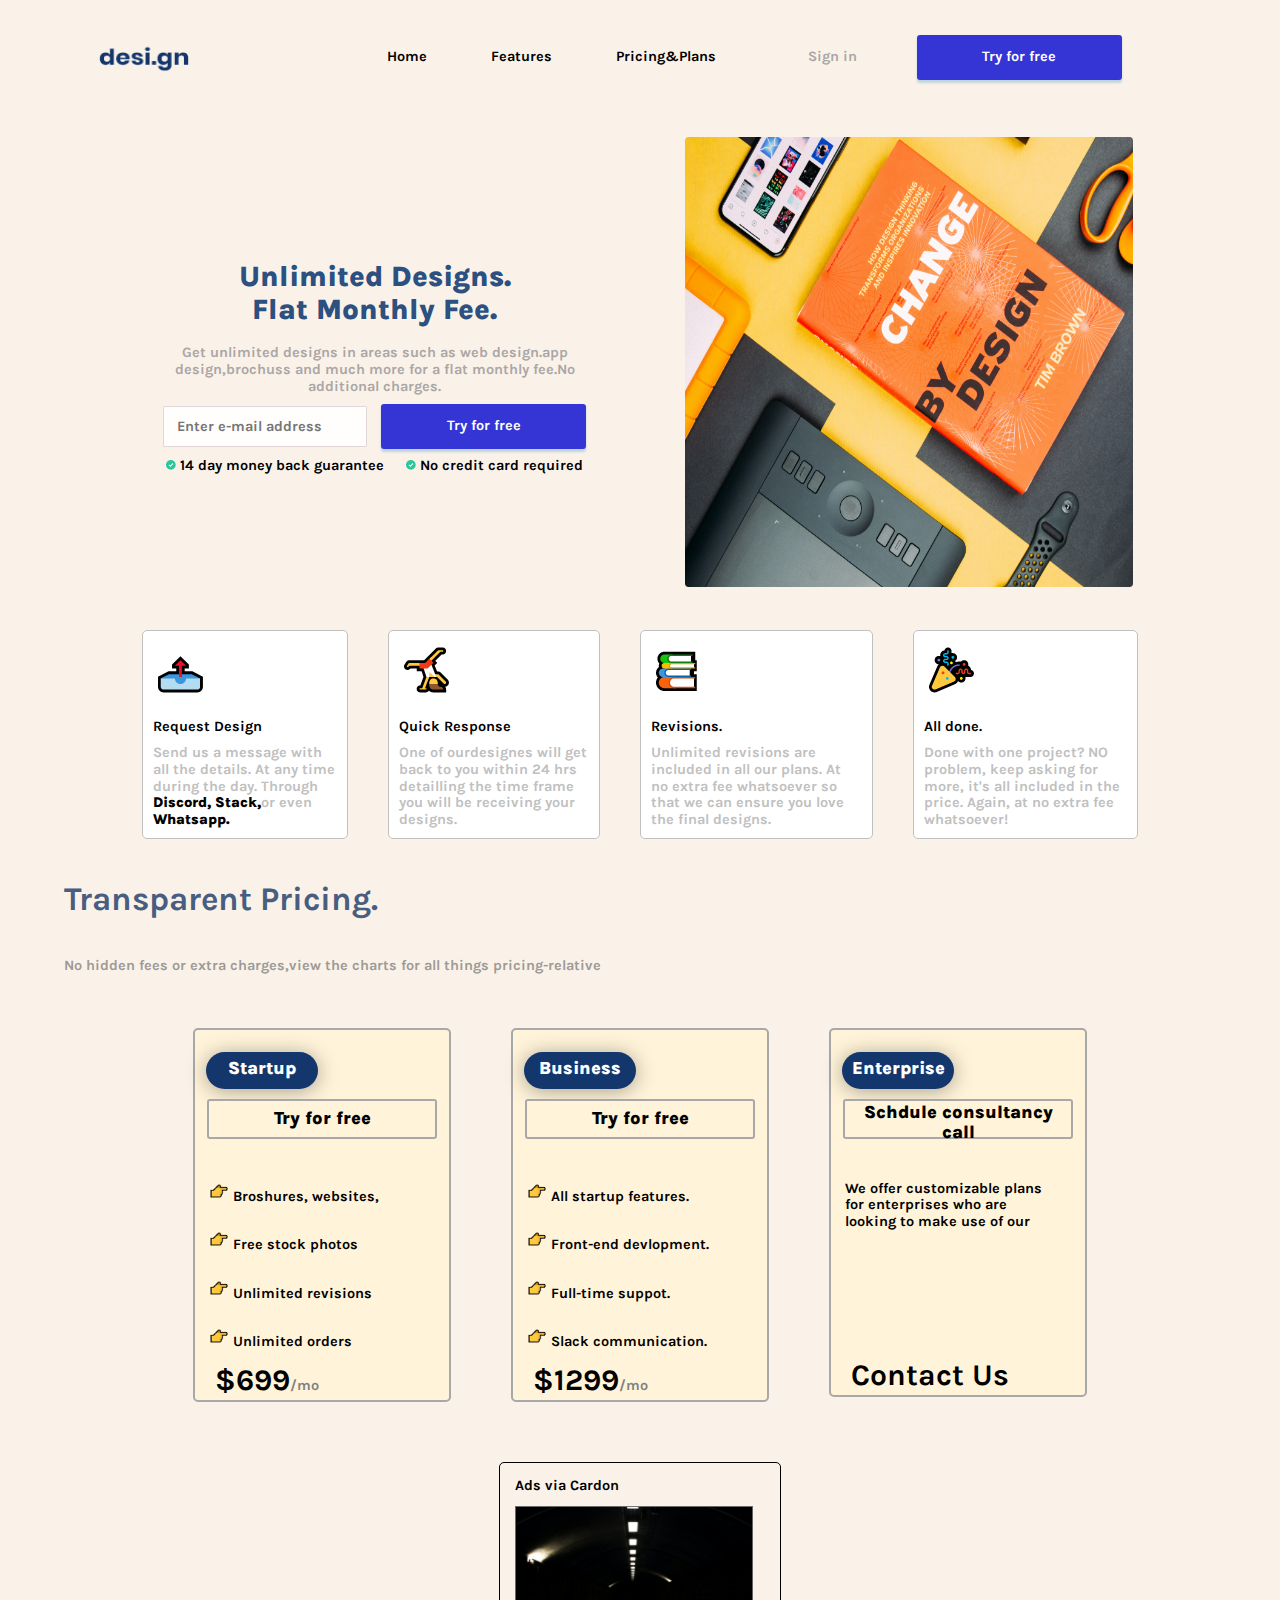
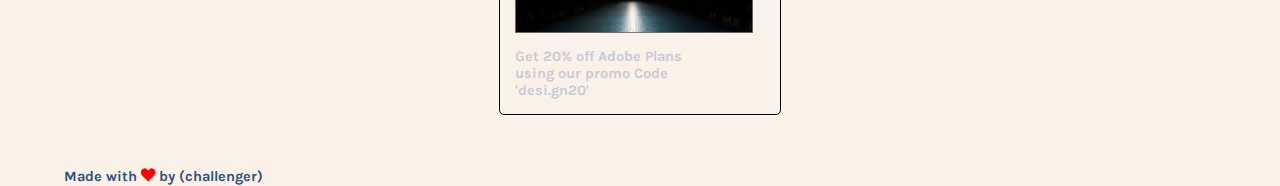
<file: index.html>
<!DOCTYPE html>
<html lang="en">
  <head>
    <meta charset="UTF-8" />
    <meta http-equiv="X-UA-Compatible" content="IE=edge" />
    <meta name="viewport" content="width=device-width, initial-scale=1.0" />
    <link rel="stylesheet" href="/iconmon/style.css">
    <link rel="stylesheet" href="style.css" />
    <link rel="stylesheet" href="normalisation.css" />
    <title>Document</title>
  </head>
  <body>
    <nav>
      <img class="logo" src="image/logo.png" alt="logo" />
      <ul>
        <li><a href="#">Home</a></li>
        <li><a href="#">Features</a></li>
        <li><a href="#">Pricing&Plans</a></li>
      </ul>
      <div class="signUp">
        <a href="signIn.html"> Sign in</a>
        <button class="button"><a href="signIn.html"> Try for free</a></button>
      </div>
    </nav>
    <section class="S1">
      <div class="contenu">
        <h1>
          Unlimited Designs.<br />
          Flat Monthly Fee.
        </h1>
        <p>
          Get unlimited designs in areas such as web design.app design,brochuss
          and much more for a flat monthly fee.No additional charges.
        </p>
        <div>
          <input
            type="email"
            name="email"
            id="email"
            placeholder="Enter e-mail address"
          /><button class="button"><a href="signIn.html"> Try for free</a></button>
        </div>
        <div>
          <span>
            <img
              src="image/Checkmark.png"
              alt="checkmark"
              width="10"
              height="10"
            />
            14 day money back guarantee</span
          ><span
            ><img
              src="image/Checkmark.png"
              alt="checkmark"
              width="10"
              height="10"
            />
            No credit card required</span
          >
        </div>
      </div>
      <img class="img" src="image/BG Hero.png" alt="BG" />
    </section>
    <section class="S2">
      <div class="Articles">
        <div class="image"><img style="margin: 10px" src="image/📤.png" /></div>
        <h3 style="margin: 10px">Request Design</h3>
        <p style="margin: 10px">
          Send us a message with all the details. At any time during the day.
          Through <b>Discord, Stack,</b>or even <b>Whatsapp.</b>
        </p>
      </div>

      <div class="Articles">
        <div class="image"><img style="margin: 10px" src="image/🤸.png" /></div>
        <h3 style="margin: 10px">Quick Response</h3>
        <p style="margin: 10px">
          One of ourdesignes will get back to you within 24 hrs detailling the
          time frame you will be receiving your designs.
        </p>
      </div>

      <div class="Articles">
        <div class="image"><img style="margin: 10px" src="image/📚.png" /></div>
        <h3 style="margin: 10px">Revisions.</h3>
        <p style="margin: 10px">
          Unlimited revisions are included in all our plans. At no extra fee
          whatsoever so that we can ensure you love the final designs.
        </p>
      </div>

      <div class="Articles">
        <div class="image"><img style="margin: 10px" src="image/🎉.png" /></div>
        <h3 style="margin: 10px">All done.</h3>
        <p style="margin: 10px">
          Done with one project? NO problem, keep asking for more, it's all
          included in the price. Again, at no extra fee whatsoever!
        </p>
      </div>
    </section>
    <h1 class="transpar">Transparent Pricing.</h1>
    <br />
    <p class="noHidden">
      No hidden fees or extra charges,view the charts for all things
      pricing-relative
    </p>
    <section class="S3">
      <div class="carte1">
        <div class="blue">
          <span class="txt1">Startup</span>
        </div>
        <div class="butt">
        <button> Try for free</button>
        </div>
        <div class="li1">
          <li class="li2">
            <img src="image/🎉 copies.png" alt="icon" /> Broshures, websites,
          </li>
          <li class="li2">
            <img src="image/🎉 copies.png" alt="icon" /> Free stock photos
          </li>
          <li class="li2">
            <img src="image/🎉 copies.png" alt="icon" /> Unlimited revisions
          </li>
          <li class="li2">
            <img src="image/🎉 copies.png" alt="icon" /> Unlimited orders
          </li>
        </div>
        <div class="price">
          <p>$699<span>/mo</span></p>
        </div>
      </div>

      <div class="carte1">
        <div class="blue">
          <span class="txt1">Business</span>
        </div>
        <div class="butt">
        <button> Try for free</button>
      </div>
      <div class="li1">
        <li class="li2"> <img src="image/🎉 copies.png" alt="icon"> All startup features.</li>
        <li class="li2"> <img src="image/🎉 copies.png" alt="icon"> Front-end devlopment.</li>
        <li class="li2"> <img src="image/🎉 copies.png" alt="icon"> Full-time suppot.</li>
        <li class="li2"> <img src="image/🎉 copies.png" alt="icon"> Slack communication.</li>
      </div>
      <div class="price">
        <p>$1299<span>/mo</span></p>
      </div>
        </div>
        
      <div class="carte1">
        <div class="blue">
          <span class="txt1">Enterprise</span>
        </div>
        <div class="butt">
          <button>Schdule consultancy call</button>
        </div>
        <div class="li1">
          <li class="li2 p2">
            We offer customizable plans <br />
            for enterprises who are <br />
            looking to make use of our
          </li>
        </div>
        <div class="price">
          <p>Contact Us</p>
        </div>
      </div>
      <div class="cardAds">
        <span>Ads via Cardon</span>
        <img src="image/ads.png" alt="">
        <p>Get 20% off Adobe Plans <br> using our promo Code <br> 'desi.gn20'</p>
      </div>
    </section>
    <footer>
      Made with <span class="icon-heart"></span> by (challenger)
    </footer>
  </body>
</html>
</file>
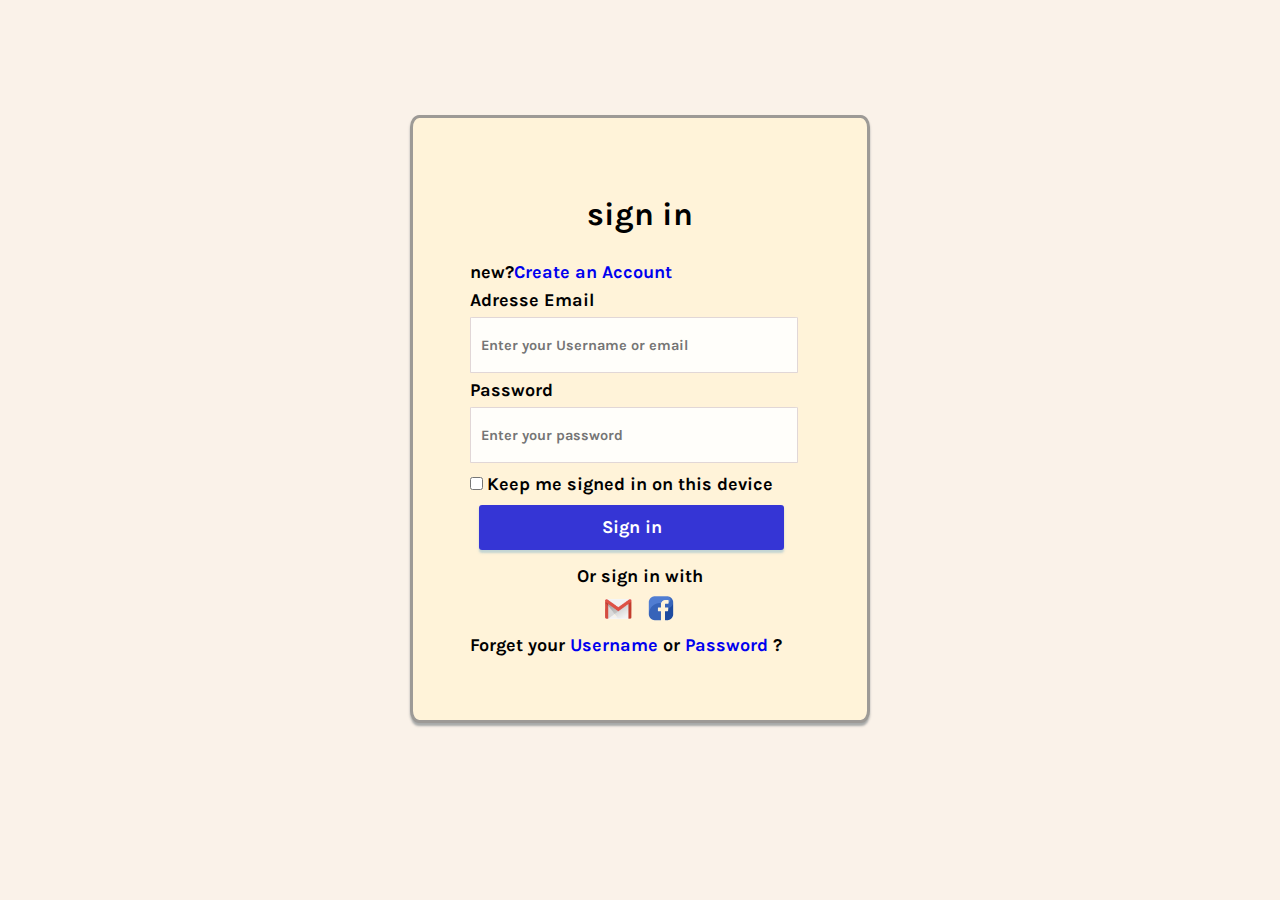
<file: signIn.html>
<!DOCTYPE html>
<html lang="en">
<head>
    <meta charset="UTF-8">
    <meta http-equiv="X-UA-Compatible" content="IE=edge">
    <meta name="viewport" content="width=device-width, initial-scale=1.0">
    <link rel="stylesheet" href="style.css" />
    <link rel="stylesheet" href="normalisation.css" />
    <title>Document</title>
</head>
<body>
    <form action="">
        <h1>sign in</h1>
        <P>new?<a href="signUp.html">Create an Account</a></P>
        <label for="email">Adresse Email</label>
        <input type="email" name="email" id="email" placeholder="Enter your Username or email">
        <label for="password">Password</label>
        <input type="password" name="password" id="password" placeholder="Enter your password">
        <div class="check">
            <input type="checkbox" name="remember" id="remember">
            <label for="remember">Keep me signed in on this device</label>
        </div>
        <button type="submit" class="button"><a href="index.html"> Sign in</a> </button>
        <p class="withOther">Or sign in with</p>
        <div class="icons">
       <a href="#"> <img src="image/gmail-removebg-preview.png" alt="gmail" class="icon"></a>
        <a href="#"><img src="image/faceb-removebg-preview.png" alt="faceb" class="icon"></a>
        </div>
        <P>Forget your <a href="#"> Username </a> or <a href="#">Password</a> ?</P>
    </form>
</body>
</html>
</file>
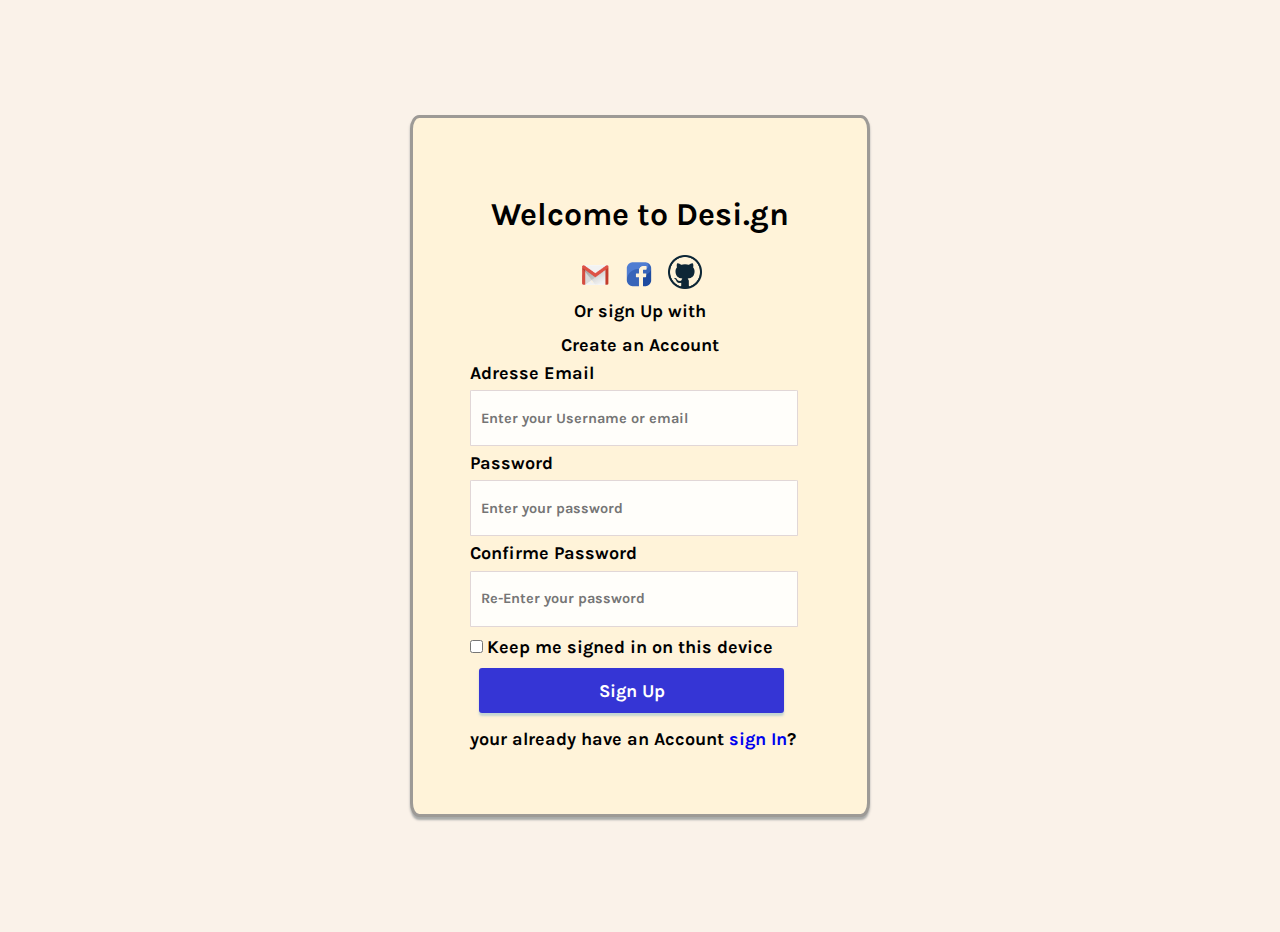
<file: signUp.html>
<!DOCTYPE html>
<html lang="en">
<head>
    <meta charset="UTF-8">
    <meta http-equiv="X-UA-Compatible" content="IE=edge">
    <meta name="viewport" content="width=device-width, initial-scale=1.0">
    <link rel="stylesheet" href="style.css" />
    <link rel="stylesheet" href="normalisation.css" />
    <title>Document</title>
</head>
<body>
    <form action="">
        <h1>Welcome to Desi.gn</h1>
        <div class="icons">
            <a href="#"> <img src="image/gmail-removebg-preview.png" alt="gmail" class="icon"></a>
            <a href="#"><img src="image/faceb-removebg-preview.png" alt="faceb" class="icon"></a>
            <a href="#"><img src="image/github.webp" alt="github" class="icon"></a>
             </div>
        <p class="withOther">Or sign Up with</p>
        <P style="text-align:center; font-weight:bold;">Create an Account</P>
        <label for="email">Adresse Email</label>
        <input type="email" name="email" id="email" placeholder="Enter your Username or email">
        <label for="password">Password</label>
        <input type="password" name="password" id="password" placeholder="Enter your password">
        <label for="password"> Confirme Password</label>
        <input type="password" name="confirmePassword" id="confirmePassword" placeholder="Re-Enter your password">
        <div class="check">
            <input type="checkbox" name="remember" id="remember">
            <label for="remember">Keep me signed in on this device</label>
        </div>
        <button type="submit" class="button"><a href="index.html"> Sign Up</a></button>
        <P> your already have an Account <a href="signIn.html">sign In</a>?</P>
    </form>
</body>
</html>
</file>
<file: iconmon/style.css>
@font-face {
  font-family: 'icomoon';
  src:  url('fonts/icomoon.eot?2uuhol');
  src:  url('fonts/icomoon.eot?2uuhol#iefix') format('embedded-opentype'),
    url('fonts/icomoon.ttf?2uuhol') format('truetype'),
    url('fonts/icomoon.woff?2uuhol') format('woff'),
    url('fonts/icomoon.svg?2uuhol#icomoon') format('svg');
  font-weight: normal;
  font-style: normal;
  font-display: block;
}

[class^="icon-"], [class*=" icon-"] {
  /* use !important to prevent issues with browser extensions that change fonts */
  font-family: 'icomoon' !important;
  speak: never;
  font-style: normal;
  font-weight: normal;
  font-variant: normal;
  text-transform: none;
  line-height: 1;

  /* Better Font Rendering =========== */
  -webkit-font-smoothing: antialiased;
  -moz-osx-font-smoothing: grayscale;
}

.icon-github:before {
  content: "\e900";
}
.icon-linkedin:before {
  content: "\e901";
  color: #0077b5;
}
.icon-youtube:before {
  content: "\e902";
  color: #f00;
}
.icon-facebook:before {
  content: "\e903";
  color: #1877f2;
}
.icon-heart:before {
  content: "\e9da";
}
</file>
<file: style.css>
@import url("https://fonts.googleapis.com/css2?family=Karla:ital,wght@0,300;1,200;1,300&display=swap");
* {
    margin: 0;
    font-family: "Karla", sans-serif;
    font-size: 0.95rem;
    font-weight: bold;
}

body {
    background-color: #faf2e9;
    padding: 0 5%;
    display: flex;
    flex-direction: column;
    justify-content: center;
}
.blue {
    background-color: rgb(0, 0, 110);
    width: 100px;
    height: 100%;
    border-radius: 19px;
    text-align: center;
}
.txt1 {
    background-color: rgba(245, 222, 179, 0);
    color: #ffffff;
    font-size: large;
    font-weight: bold;
}

nav {
    display: block;
    align-items: center;
    text-align: center;
}

.signUp {
    display: flex;
    flex-direction: row;
    justify-content: space-evenly;
    align-items: center;
    /* padding-bottom: 3%; */
}

ul {
    display: flex;
    flex-direction: row;
    justify-content: space-around;
    box-sizing: border-box;
    font-weight: bold;
    list-style-type: none;
    /* padding:0 3; */
}

ul li {
    padding: 0 1%;
}

ul li a {
    text-decoration: none;
    color: black;
    position: relative;
    transition: transform 300ms;
}

ul li a:after {
    content: "";
    position: absolute;
    width: 100%;
    transform: scaleX(0);
    height: 2px;
    bottom: 0;
    left: 0;
    background-color: #353333;
    transform-origin: bottom right;
    transition: transform 0.25s ease-out;
}

ul li a:hover:after {
    transform: scaleX(1);
    transform-origin: bottom left;
}

ul li a:hover {
    color: rgb(232, 198, 147);
}

.signUp a {
    color: rgb(171, 166, 166);
    text-decoration:none ;
}

.button {
    border: none;
    border-radius: 0.2rem;
    padding: 1%;
    text-align: center;
    width: 30vw;
    height: 5vh;
    box-shadow: 0 2.8px 2.2px rgba(78, 152, 195, 0.338);
    background-color: rgb(53, 53, 213);
}
.button a{
    color: white;
    text-decoration: none;
}
.button:hover {
    background-color: rgba(82, 82, 234, 0.594);
}

.button:active {
    background-color: rgb(22, 0, 120);
    box-shadow: 0 5px 0px rgb(0, 0, 0);
}

section{
    padding: 2% 0;
}

.S1 .contenu {
    width: 30rem;
}

.S1 .contenu h1 {
    color: #2c507f;
    font-weight: bolder;
    text-align: center;
}

.S1 .contenu p {
    color: rgb(171, 166, 166);
    text-align: center;
}

.S1 .contenu div {
    margin: 2%;
    display: flex;
    flex-direction: row;
    justify-content: space-around;
    align-items: center;
    box-sizing: border-box;
}

input[type="email"],input[type="password"] {
    border: 1px solid rgb(225, 215, 215);
    border-radius: 1%;
    background-color: rgba(255, 255, 255, 0.87);
    width: 50%;
    height: 4.3vh;
    padding: 0 3%;
}

.S1 {
    display: flex;
    flex-direction: row;
    flex-wrap: wrap;
    align-items: center;
    justify-content: space-evenly;
}

.img {
    width: 80%;
    height: 80%;
}

.blue {
    background-color: #13366d;
    width: 100px;
    height: 25px;
    border-radius: 19px;
    text-align: center;
    padding: 6px;
    margin-top: 20px;
    margin-left: 9px;
    box-shadow: 0 2px 20px rgba(0, 0, 0, 0.342);
}
.txt1 {
    background-color: rgba(245, 222, 179, 0);
    color: #ffffff;
    font-size: large;
    font-weight: bolder;
}
.carte1 {
    display: flex;
    display: block;
    background-color: #fff3d9;
    width: 250px;
    height: 100%;
    margin: 30px;
    padding: 2px;
    border: 2px solid rgb(168, 168, 168);
    border-radius: 5px;
}
.butt {
    display: flex;
    margin: 10px;
    margin-top: 10px;
}
.butt button {
    width: 250px;
    height: 40px;
    border-radius: 3px;
    background-color: #fff3d9;
    border: 2px solid rgb(168, 168, 168);
    font-size: large;
    font-weight: bolder;
}
.butt button:active {
    background-color: rgb(22, 0, 120);
    box-shadow: 0 5px 0px rgb(0, 0, 0);

    border-style: none;
}

.li1 {
    margin-top: 30px;
}
.li2 {
    padding: 12px;
    background-color: #fff3d9;
    list-style-type: none;
}
.li2:hover {
    font-weight: bold;
    font-size: large;
    padding: 10px;
}
.li2 img {
    background-color: #fff3d9;
    width: 20px;
    height: 20px;
}

.price p {
    font-weight: bold;
    margin-left: 18px;
    font-size: 30px;
}
.price span {
    color: gray;
}

.S3 {
    display: flex;
    justify-content: center;
    flex-wrap: wrap;
}
.p2 {
    margin-bottom: 116px;
}

/* section2 */
.S2 {
    display: grid;
    justify-content: space-around;
    grid-template-rows: repeat(4,1fr);
    grid-template-columns:repeat(1,190px);
    row-gap: 2%;
}
.Articles {
    border-style: solid;
    border-width: thin;
    border-radius: 5px;
    border-color: silver;
    background-color: white;
}

.Articles {
    background-color: white;
}

.Articles > p {
    color: silver;
}

b {
    color: black;
}
.image {
    text-align: center;
}
.noHidden{
    color: #9d9a96;
  }
  .transpar{
      font-size: 33px;
      color: #485e81;
  }
/*card ads*/
.cardAds{
    display: flex;
    display: block;
    width: 250px;
    height: 100%;
    margin: 30px;
    padding: 15px;
    border: 1px solid rgb(0, 0, 0);
    border-radius: 5px;

}
div.cardAds >img{
    width: 95%;
    height: 95%;
    margin: 12px 0px 12px 0px;

}
div.cardAds > p{
    color: #c5cbd5;

}
/*footer*/
footer{
    color: #2c507f;
}
.icon-heart{
    color: red;
}



.image {
    text-align: center;
}


/* partie sign in */

form{
    box-sizing: border-box;
    /* margin-top:25%;
    margin-left: 2%;
    width: 100%;
    height: 50%; */
    margin:10% 10%;
    border-style: solid;
    border-width: 1%;
    border-radius: 2%;
    border-color: #9d9a96;
    box-shadow: 0 2.8px 2.2px rgba(6, 28, 41, 0.338);
    background-color: #fff3d9;
    padding: 5%;
}

form a{
    text-decoration: none;
    font-size: large;
}

label{
    display:block;
    font-size: large;
}

form .check label{
    display: inline-block;
}

form input[type="email"], form input[type="password"] {
    width: 90%;
    margin: 2% 0;
    height: 6vh;
}

form input[type="checkbox"]{
    margin: 2% 0;

}
form .button{
    width: 90%;
    margin: 2.5%;
    color: white;
}
form .button a{
    color: white;
    width: 100%;
}

form h1{
    font-size: xx-large;
    font-weight:700 ;
    text-align: center;
}

form p{
    padding:2% 0;
    font-size: large;
}

form .withOther,.icons{
    text-align: center;
}

.icon{
    width: 10%;
    height: 10%;
    padding: 0 1%;
}


@media only screen and (min-width: 900px) {
    nav {
        display: grid;
        grid-template-columns: 20% 40% 40%;
        row-gap: 2%;
        padding: 3%;
    }
    .button{
        width: 16vw;
    }
    .S1 .contenu div input[type="email"]{
        width: 40%;
    }
    .img {
        width: 35vw;
        height: 50vh;
    }
    .logo {
        width: 6rem;
        height: 2rem;
    }
    
    /* form{
        width: 50%;
        margin-left: 25%;
        height: 70%;
        margin-top: 12%;
      }
    form h1{
        font-size: x-large;
      }
      form{
        font-size: large;
      }
      form p,form a, form label{
        font-size: large;
      }
      form input[type="email"], form input[type="password"]{
       height: 6vh;
    } */
}

@media (min-width: 767px) {
    .S2 {
        padding: 0 5%;
        display: flex;
    }

    .image {
        text-align: left;
    }
    .Articles {
        margin: 20px;
    }

    /* form .button{
        h
    } */

    form{
        margin:10% 30%;
    }
    form .button a{
        color: white;
    }
    /* form h1{
        font-size: x-large;
      }
      form{
        font-size: large;
      }
      form p,form a, form label{
        font-size: large;
      }
      form input[type="email"], form input[type="password"]{
       height: 6vh;
    }
    form{
        width: 80%;
        margin-left: 10%;
        height: 70%;
        margin-top: 12%;
    }
}

@media only screen and (min-width:550px){
    form h1{
        font-size: 4.5vw;
      }
      form{
        font-size: 2vw;
      }
      form p,form a, form label{
        font-size: 2vw;
      }
      form input[type="email"], form input[type="password"]{
       height: 6vh;
    }
    form{
        margin-top: 6%;
    }
    form{
        width: 80%;
        margin-left: 10%;
        height: 70%;
        margin-top: 12%;
      } */
}

/* @media only screen and (min-width:1000){
    form{
        width: 50%;
        margin-left: 25%;
        height: 70%;
        margin-top: 12%;
    }
} */
</file>
<file: normalisation.css>
/*! normalize.css v8.0.1 | MIT License | github.com/necolas/normalize.css */

/* Document
   ========================================================================== */

/**
 * 1. Correct the line height in all browsers.
 * 2. Prevent adjustments of font size after orientation changes in iOS.
 */

 html {
    line-height: 1.15; /* 1 */
    -webkit-text-size-adjust: 100%; /* 2 */
  }
  
  /* Sections
     ========================================================================== */
  
  /**
   * Remove the margin in all browsers.
   */
  
  body {
    margin: 0;
  }
  
  /**
   * Render the `main` element consistently in IE.
   */
  
  main {
    display: block;
  }
  
  /**
   * Correct the font size and margin on `h1` elements within `section` and
   * `article` contexts in Chrome, Firefox, and Safari.
   */
  
  h1 {
    font-size: 2em;
    margin: 0.67em 0;
  }
  
  /* Grouping content
     ========================================================================== */
  
  /**
   * 1. Add the correct box sizing in Firefox.
   * 2. Show the overflow in Edge and IE.
   */
  
  hr {
    box-sizing: content-box; /* 1 */
    height: 0; /* 1 */
    overflow: visible; /* 2 */
  }
  
  /**
   * 1. Correct the inheritance and scaling of font size in all browsers.
   * 2. Correct the odd `em` font sizing in all browsers.
   */
  
  pre {
    font-family: monospace, monospace; /* 1 */
    font-size: 1em; /* 2 */
  }
  
  /* Text-level semantics
     ========================================================================== */
  
  /**
   * Remove the gray background on active links in IE 10.
   */
  
  a {
    background-color: transparent;
  }
  
  /**
   * 1. Remove the bottom border in Chrome 57-
   * 2. Add the correct text decoration in Chrome, Edge, IE, Opera, and Safari.
   */
  
  abbr[title] {
    border-bottom: none; /* 1 */
    text-decoration: underline; /* 2 */
    text-decoration: underline dotted; /* 2 */
  }
  
  /**
   * Add the correct font weight in Chrome, Edge, and Safari.
   */
  
  b,
  strong {
    font-weight: bolder;
  }
  
  /**
   * 1. Correct the inheritance and scaling of font size in all browsers.
   * 2. Correct the odd `em` font sizing in all browsers.
   */
  
  code,
  kbd,
  samp {
    font-family: monospace, monospace; /* 1 */
    font-size: 1em; /* 2 */
  }
  
  /**
   * Add the correct font size in all browsers.
   */
  
  small {
    font-size: 80%;
  }
  
  /**
   * Prevent `sub` and `sup` elements from affecting the line height in
   * all browsers.
   */
  
  sub,
  sup {
    font-size: 75%;
    line-height: 0;
    position: relative;
    vertical-align: baseline;
  }
  
  sub {
    bottom: -0.25em;
  }
  
  sup {
    top: -0.5em;
  }
  
  /* Embedded content
     ========================================================================== */
  
  /**
   * Remove the border on images inside links in IE 10.
   */
  
  img {
    border-style: none;
  }
  
  /* Forms
     ========================================================================== */
  
  /**
   * 1. Change the font styles in all browsers.
   * 2. Remove the margin in Firefox and Safari.
   */
  
  button,
  input,
  optgroup,
  select,
  textarea {
    font-family: inherit; /* 1 */
    font-size: 100%; /* 1 */
    line-height: 1.15; /* 1 */
    margin: 0; /* 2 */
  }
  
  /**
   * Show the overflow in IE.
   * 1. Show the overflow in Edge.
   */
  
  button,
  input { /* 1 */
    overflow: visible;
  }
  
  /**
   * Remove the inheritance of text transform in Edge, Firefox, and IE.
   * 1. Remove the inheritance of text transform in Firefox.
   */
  
  button,
  select { /* 1 */
    text-transform: none;
  }
  
  /**
   * Correct the inability to style clickable types in iOS and Safari.
   */
  
  button,
  [type="button"],
  [type="reset"],
  [type="submit"] {
    -webkit-appearance: button;
  }
  
  /**
   * Remove the inner border and padding in Firefox.
   */
  
  button::-moz-focus-inner,
  [type="button"]::-moz-focus-inner,
  [type="reset"]::-moz-focus-inner,
  [type="submit"]::-moz-focus-inner {
    border-style: none;
    padding: 0;
  }
  
  /**
   * Restore the focus styles unset by the previous rule.
   */
  
  button:-moz-focusring,
  [type="button"]:-moz-focusring,
  [type="reset"]:-moz-focusring,
  [type="submit"]:-moz-focusring {
    outline: 1px dotted ButtonText;
  }
  
  /**
   * Correct the padding in Firefox.
   */
  
  fieldset {
    padding: 0.35em 0.75em 0.625em;
  }
  
  /**
   * 1. Correct the text wrapping in Edge and IE.
   * 2. Correct the color inheritance from `fieldset` elements in IE.
   * 3. Remove the padding so developers are not caught out when they zero out
   *    `fieldset` elements in all browsers.
   */
  
  legend {
    box-sizing: border-box; /* 1 */
    color: inherit; /* 2 */
    display: table; /* 1 */
    max-width: 100%; /* 1 */
    padding: 0; /* 3 */
    white-space: normal; /* 1 */
  }
  
  /**
   * Add the correct vertical alignment in Chrome, Firefox, and Opera.
   */
  
  progress {
    vertical-align: baseline;
  }
  
  /**
   * Remove the default vertical scrollbar in IE 10+.
   */
  
  textarea {
    overflow: auto;
  }
  
  /**
   * 1. Add the correct box sizing in IE 10.
   * 2. Remove the padding in IE 10.
   */
  
  [type="checkbox"],
  [type="radio"] {
    box-sizing: border-box; /* 1 */
    padding: 0; /* 2 */
  }
  
  /**
   * Correct the cursor style of increment and decrement buttons in Chrome.
   */
  
  [type="number"]::-webkit-inner-spin-button,
  [type="number"]::-webkit-outer-spin-button {
    height: auto;
  }
  
  /**
   * 1. Correct the odd appearance in Chrome and Safari.
   * 2. Correct the outline style in Safari.
   */
  
  [type="search"] {
    -webkit-appearance: textfield; /* 1 */
    outline-offset: -2px; /* 2 */
  }
  
  /**
   * Remove the inner padding in Chrome and Safari on macOS.
   */
  
  [type="search"]::-webkit-search-decoration {
    -webkit-appearance: none;
  }
  
  /**
   * 1. Correct the inability to style clickable types in iOS and Safari.
   * 2. Change font properties to `inherit` in Safari.
   */
  
  ::-webkit-file-upload-button {
    -webkit-appearance: button; /* 1 */
    font: inherit; /* 2 */
  }
  
  /* Interactive
     ========================================================================== */
  
  /*
   * Add the correct display in Edge, IE 10+, and Firefox.
   */
  
  details {
    display: block;
  }
  
  /*
   * Add the correct display in all browsers.
   */
  
  summary {
    display: list-item;
  }
  
  /* Misc
     ========================================================================== */
  
  /**
   * Add the correct display in IE 10+.
   */
  
  template {
    display: none;
  }
  
  /**
   * Add the correct display in IE 10.
   */
  
  [hidden] {
    display: none;
  }
</file>
